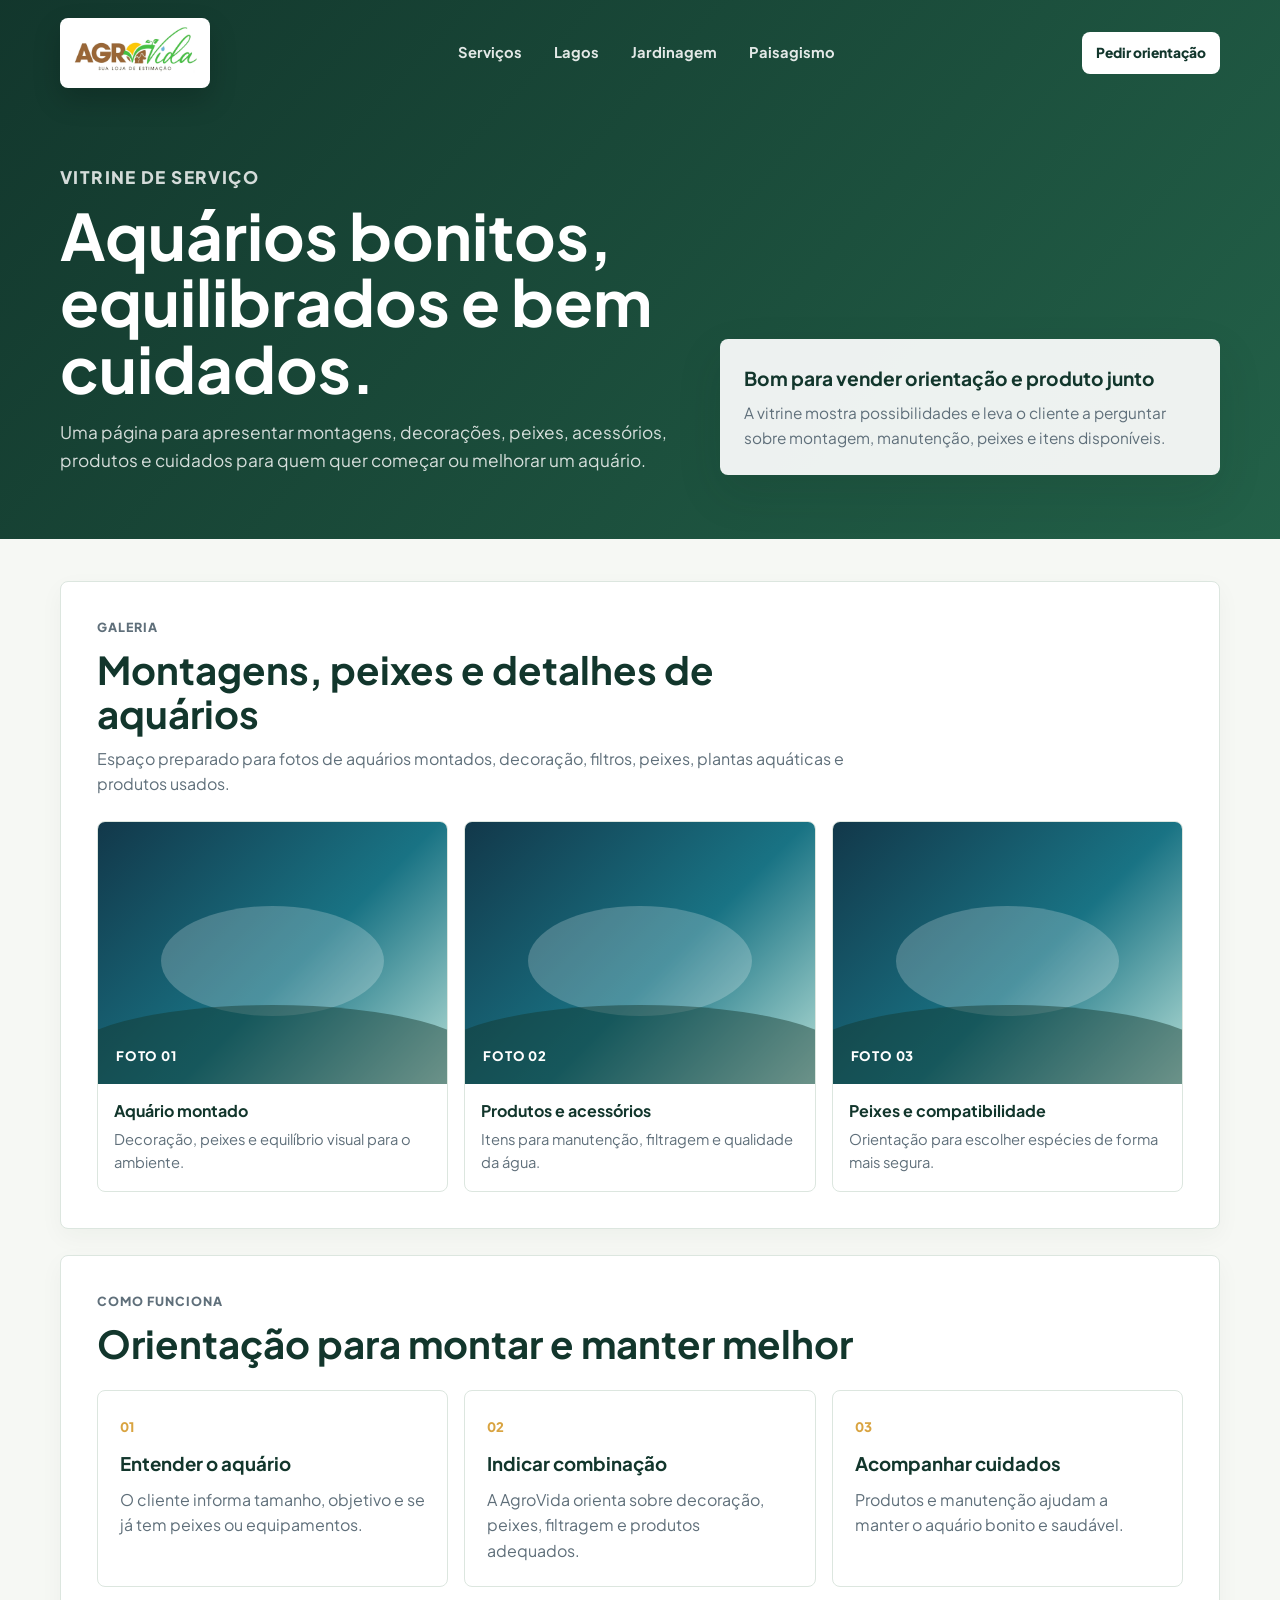
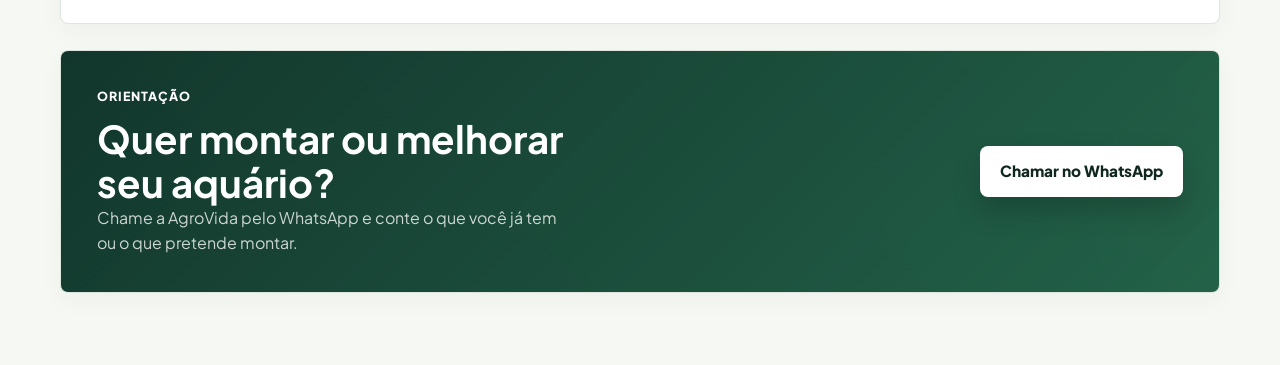
<file: aquarismo.html>
<!DOCTYPE html>
<html lang="pt-BR">
<head>
    <meta charset="UTF-8">
    <meta name="viewport" content="width=device-width, initial-scale=1.0">
    <meta name="description" content="Vitrine de aquarismo da AgroVida em Agudos. Montagem, decoração, manutenção e orientação para aquários.">
    <title>Aquarismo | AgroVida</title>
    <link rel="preconnect" href="https://fonts.googleapis.com">
    <link rel="preconnect" href="https://fonts.gstatic.com" crossorigin>
    <link href="https://fonts.googleapis.com/css2?family=Plus+Jakarta+Sans:wght@400;500;600;700;800&display=swap" rel="stylesheet">
    <link rel="stylesheet" href="style.css">
</head>
<body>
    <header class="portfolio-header">
        <nav class="nav-bar" aria-label="Menu principal">
            <a class="brand" href="index.html" aria-label="Voltar para a página inicial">
                <img src="assets/Logo.jpeg" alt="AgroVida" class="brand-logo">
            </a>
            <div class="nav-links">
                <a href="index.html#servicos">Serviços</a>
                <a href="lago-ornamental.html">Lagos</a>
                <a href="jardinagem.html">Jardinagem</a>
                <a href="paisagismo.html">Paisagismo</a>
            </div>
            <a class="btn btn-small btn-whats-header" href="https://wa.me/5514997787170?text=Ola!%20Vim%20pela%20vitrine%20de%20aquarismo%20da%20AgroVida%20e%20gostaria%20de%20orientacao." target="_blank" rel="noopener noreferrer">
                Pedir orientação
            </a>
        </nav>

        <section class="portfolio-hero efeito-scroll">
            <div>
                <p class="eyebrow">Vitrine de serviço</p>
                <h1>Aquários bonitos, equilibrados e bem cuidados.</h1>
                <p>Uma página para apresentar montagens, decorações, peixes, acessórios, produtos e cuidados para quem quer começar ou melhorar um aquário.</p>
            </div>
            <div class="portfolio-summary">
                <strong>Bom para vender orientação e produto junto</strong>
                <p>A vitrine mostra possibilidades e leva o cliente a perguntar sobre montagem, manutenção, peixes e itens disponíveis.</p>
            </div>
        </section>
    </header>

    <main class="portfolio-main">
        <section class="section efeito-scroll">
            <div class="section-heading">
                <p class="eyebrow">Galeria</p>
                <h2>Montagens, peixes e detalhes de aquários</h2>
                <p>Espaço preparado para fotos de aquários montados, decoração, filtros, peixes, plantas aquáticas e produtos usados.</p>
            </div>

            <div class="photo-grid">
                <!-- Para usar foto real depois: troque o div abaixo por <img src="assets/trabalhos/aquario-01.jpg" alt="Aquário montado pela AgroVida"> -->
                <figure class="photo-card">
                    <div class="photo-placeholder photo-aquario"><span>Foto 01</span></div>
                    <figcaption>
                        <strong>Aquário montado</strong>
                        <p>Decoração, peixes e equilíbrio visual para o ambiente.</p>
                    </figcaption>
                </figure>

                <figure class="photo-card">
                    <div class="photo-placeholder photo-aquario"><span>Foto 02</span></div>
                    <figcaption>
                        <strong>Produtos e acessórios</strong>
                        <p>Itens para manutenção, filtragem e qualidade da água.</p>
                    </figcaption>
                </figure>

                <figure class="photo-card">
                    <div class="photo-placeholder photo-aquario"><span>Foto 03</span></div>
                    <figcaption>
                        <strong>Peixes e compatibilidade</strong>
                        <p>Orientação para escolher espécies de forma mais segura.</p>
                    </figcaption>
                </figure>
            </div>
        </section>

        <section class="section efeito-scroll">
            <div class="section-heading">
                <p class="eyebrow">Como funciona</p>
                <h2>Orientação para montar e manter melhor</h2>
            </div>
            <div class="process-grid">
                <article class="process-card">
                    <span>01</span>
                    <h3>Entender o aquário</h3>
                    <p>O cliente informa tamanho, objetivo e se já tem peixes ou equipamentos.</p>
                </article>
                <article class="process-card">
                    <span>02</span>
                    <h3>Indicar combinação</h3>
                    <p>A AgroVida orienta sobre decoração, peixes, filtragem e produtos adequados.</p>
                </article>
                <article class="process-card">
                    <span>03</span>
                    <h3>Acompanhar cuidados</h3>
                    <p>Produtos e manutenção ajudam a manter o aquário bonito e saudável.</p>
                </article>
            </div>
        </section>

        <section class="section cta-section efeito-scroll">
            <div>
                <p class="eyebrow">Orientação</p>
                <h2>Quer montar ou melhorar seu aquário?</h2>
                <p>Chame a AgroVida pelo WhatsApp e conte o que você já tem ou o que pretende montar.</p>
            </div>
            <a class="btn btn-primary" href="https://wa.me/5514997787170?text=Ola!%20Vim%20pela%20vitrine%20de%20aquarismo%20da%20AgroVida%20e%20gostaria%20de%20orientacao." target="_blank" rel="noopener noreferrer">
                Chamar no WhatsApp
            </a>
        </section>
    </main>

    <script src="assets/js/script.js" defer></script>
</body>
</html>
</file>
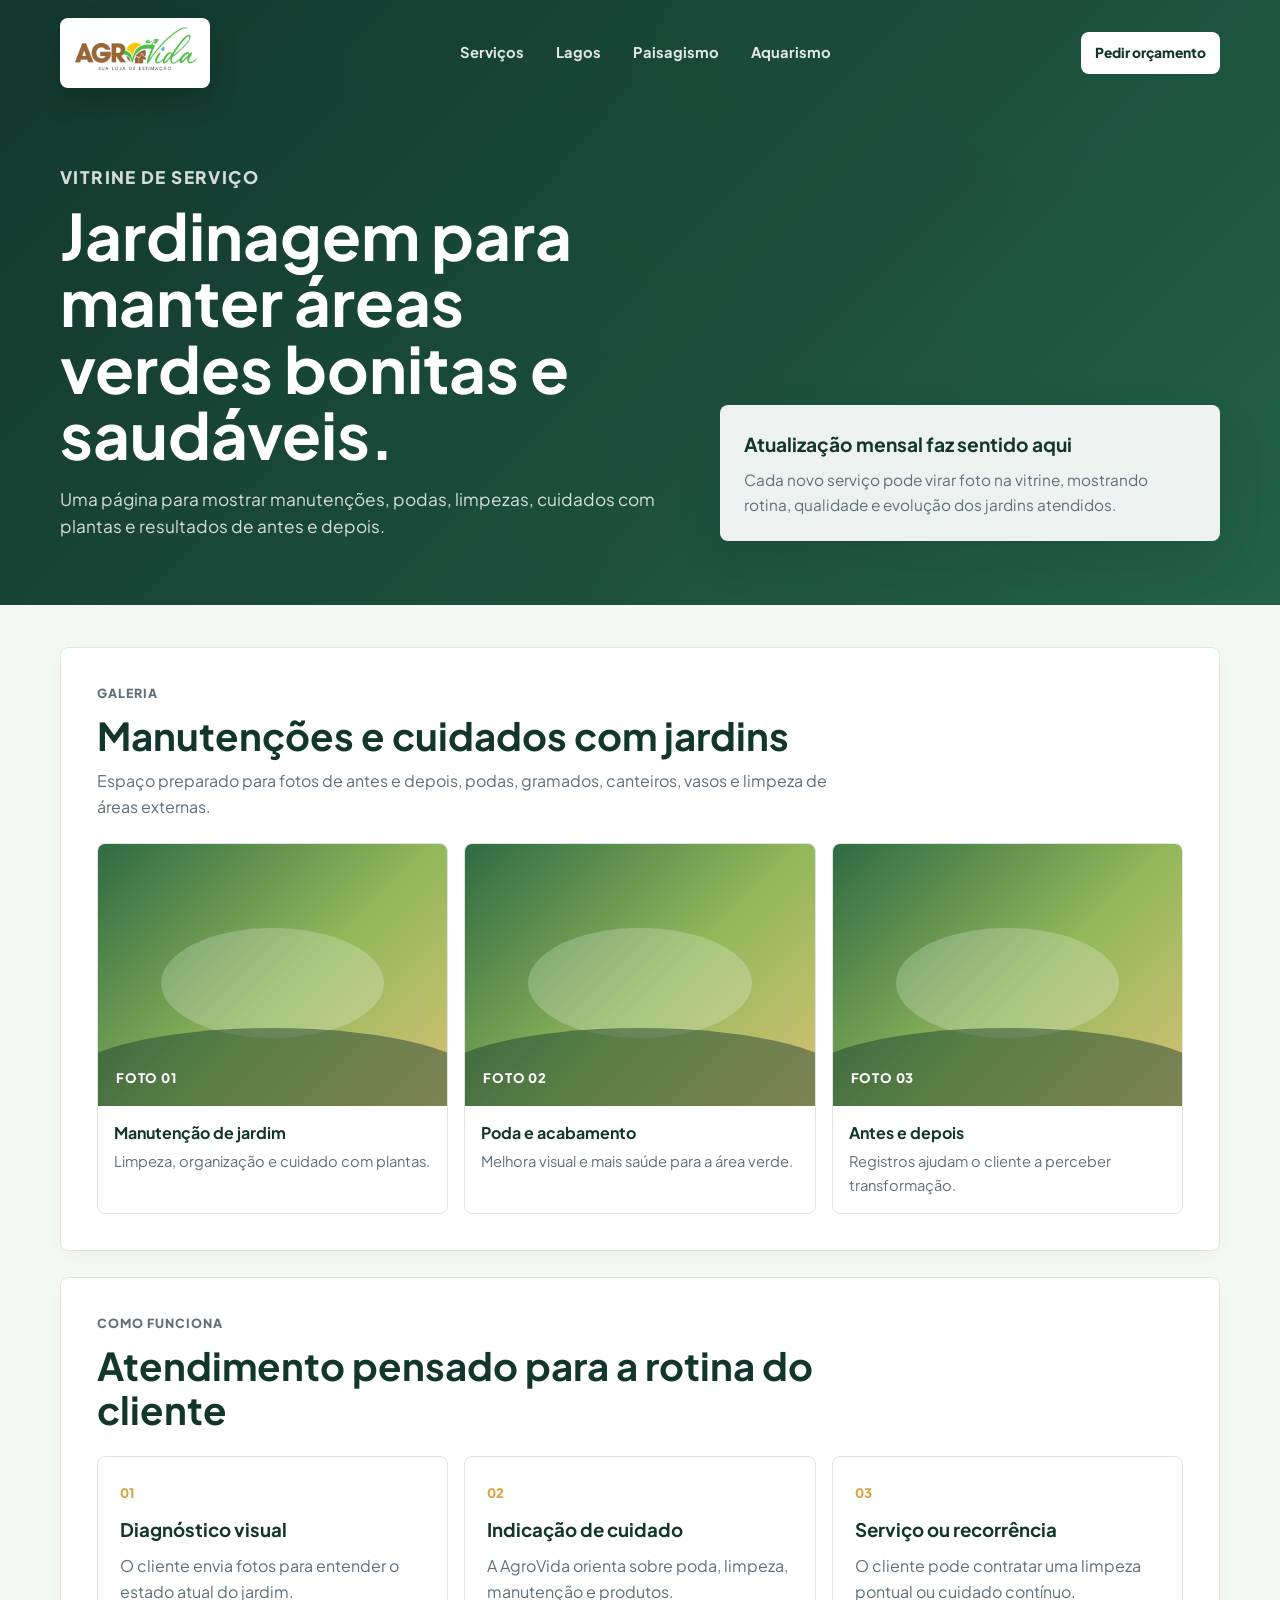
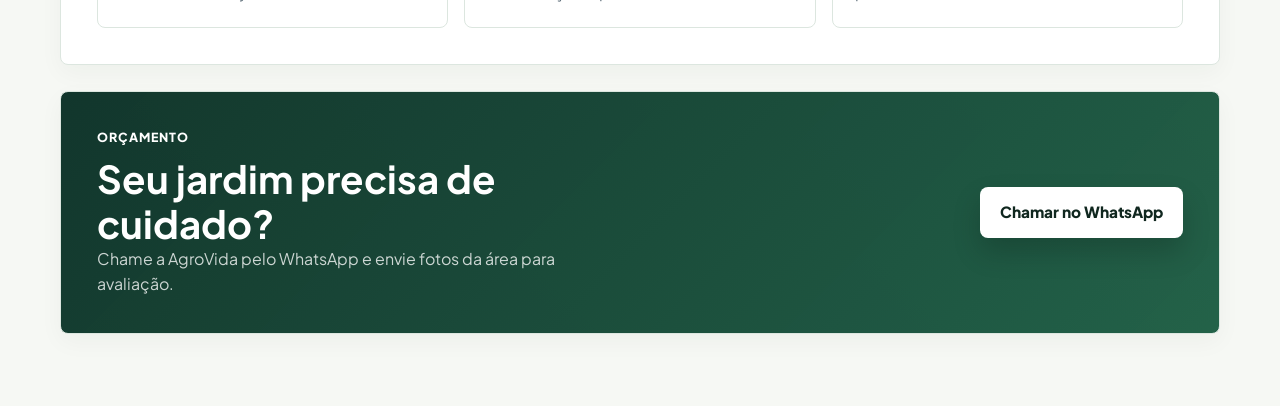
<file: jardinagem.html>
<!DOCTYPE html>
<html lang="pt-BR">
<head>
    <meta charset="UTF-8">
    <meta name="viewport" content="width=device-width, initial-scale=1.0">
    <meta name="description" content="Vitrine de jardinagem da AgroVida em Agudos. Manutenção, poda, limpeza e cuidados com áreas verdes.">
    <title>Jardinagem | AgroVida</title>
    <link rel="preconnect" href="https://fonts.googleapis.com">
    <link rel="preconnect" href="https://fonts.gstatic.com" crossorigin>
    <link href="https://fonts.googleapis.com/css2?family=Plus+Jakarta+Sans:wght@400;500;600;700;800&display=swap" rel="stylesheet">
    <link rel="stylesheet" href="style.css">
</head>
<body>
    <header class="portfolio-header">
        <nav class="nav-bar" aria-label="Menu principal">
            <a class="brand" href="index.html" aria-label="Voltar para a página inicial">
                <img src="assets/Logo.jpeg" alt="AgroVida" class="brand-logo">
            </a>
            <div class="nav-links">
                <a href="index.html#servicos">Serviços</a>
                <a href="lago-ornamental.html">Lagos</a>
                <a href="paisagismo.html">Paisagismo</a>
                <a href="aquarismo.html">Aquarismo</a>
            </div>
            <a class="btn btn-small btn-whats-header" href="https://wa.me/5514997787170?text=Ola!%20Vim%20pela%20vitrine%20de%20jardinagem%20da%20AgroVida%20e%20gostaria%20de%20um%20orcamento." target="_blank" rel="noopener noreferrer">
                Pedir orçamento
            </a>
        </nav>

        <section class="portfolio-hero efeito-scroll">
            <div>
                <p class="eyebrow">Vitrine de serviço</p>
                <h1>Jardinagem para manter áreas verdes bonitas e saudáveis.</h1>
                <p>Uma página para mostrar manutenções, podas, limpezas, cuidados com plantas e resultados de antes e depois.</p>
            </div>
            <div class="portfolio-summary">
                <strong>Atualização mensal faz sentido aqui</strong>
                <p>Cada novo serviço pode virar foto na vitrine, mostrando rotina, qualidade e evolução dos jardins atendidos.</p>
            </div>
        </section>
    </header>

    <main class="portfolio-main">
        <section class="section efeito-scroll">
            <div class="section-heading">
                <p class="eyebrow">Galeria</p>
                <h2>Manutenções e cuidados com jardins</h2>
                <p>Espaço preparado para fotos de antes e depois, podas, gramados, canteiros, vasos e limpeza de áreas externas.</p>
            </div>

            <div class="photo-grid">
                <!-- Para usar foto real depois: troque o div abaixo por <img src="assets/trabalhos/jardim-01.jpg" alt="Jardinagem feita pela AgroVida"> -->
                <figure class="photo-card">
                    <div class="photo-placeholder photo-jardim"><span>Foto 01</span></div>
                    <figcaption>
                        <strong>Manutenção de jardim</strong>
                        <p>Limpeza, organização e cuidado com plantas.</p>
                    </figcaption>
                </figure>

                <figure class="photo-card">
                    <div class="photo-placeholder photo-jardim"><span>Foto 02</span></div>
                    <figcaption>
                        <strong>Poda e acabamento</strong>
                        <p>Melhora visual e mais saúde para a área verde.</p>
                    </figcaption>
                </figure>

                <figure class="photo-card">
                    <div class="photo-placeholder photo-jardim"><span>Foto 03</span></div>
                    <figcaption>
                        <strong>Antes e depois</strong>
                        <p>Registros ajudam o cliente a perceber transformação.</p>
                    </figcaption>
                </figure>
            </div>
        </section>

        <section class="section efeito-scroll">
            <div class="section-heading">
                <p class="eyebrow">Como funciona</p>
                <h2>Atendimento pensado para a rotina do cliente</h2>
            </div>
            <div class="process-grid">
                <article class="process-card">
                    <span>01</span>
                    <h3>Diagnóstico visual</h3>
                    <p>O cliente envia fotos para entender o estado atual do jardim.</p>
                </article>
                <article class="process-card">
                    <span>02</span>
                    <h3>Indicação de cuidado</h3>
                    <p>A AgroVida orienta sobre poda, limpeza, manutenção e produtos.</p>
                </article>
                <article class="process-card">
                    <span>03</span>
                    <h3>Serviço ou recorrência</h3>
                    <p>O cliente pode contratar uma limpeza pontual ou cuidado contínuo.</p>
                </article>
            </div>
        </section>

        <section class="section cta-section efeito-scroll">
            <div>
                <p class="eyebrow">Orçamento</p>
                <h2>Seu jardim precisa de cuidado?</h2>
                <p>Chame a AgroVida pelo WhatsApp e envie fotos da área para avaliação.</p>
            </div>
            <a class="btn btn-primary" href="https://wa.me/5514997787170?text=Ola!%20Vim%20pela%20vitrine%20de%20jardinagem%20da%20AgroVida%20e%20gostaria%20de%20um%20orcamento." target="_blank" rel="noopener noreferrer">
                Chamar no WhatsApp
            </a>
        </section>
    </main>

    <script src="assets/js/script.js" defer></script>
</body>
</html>
</file>
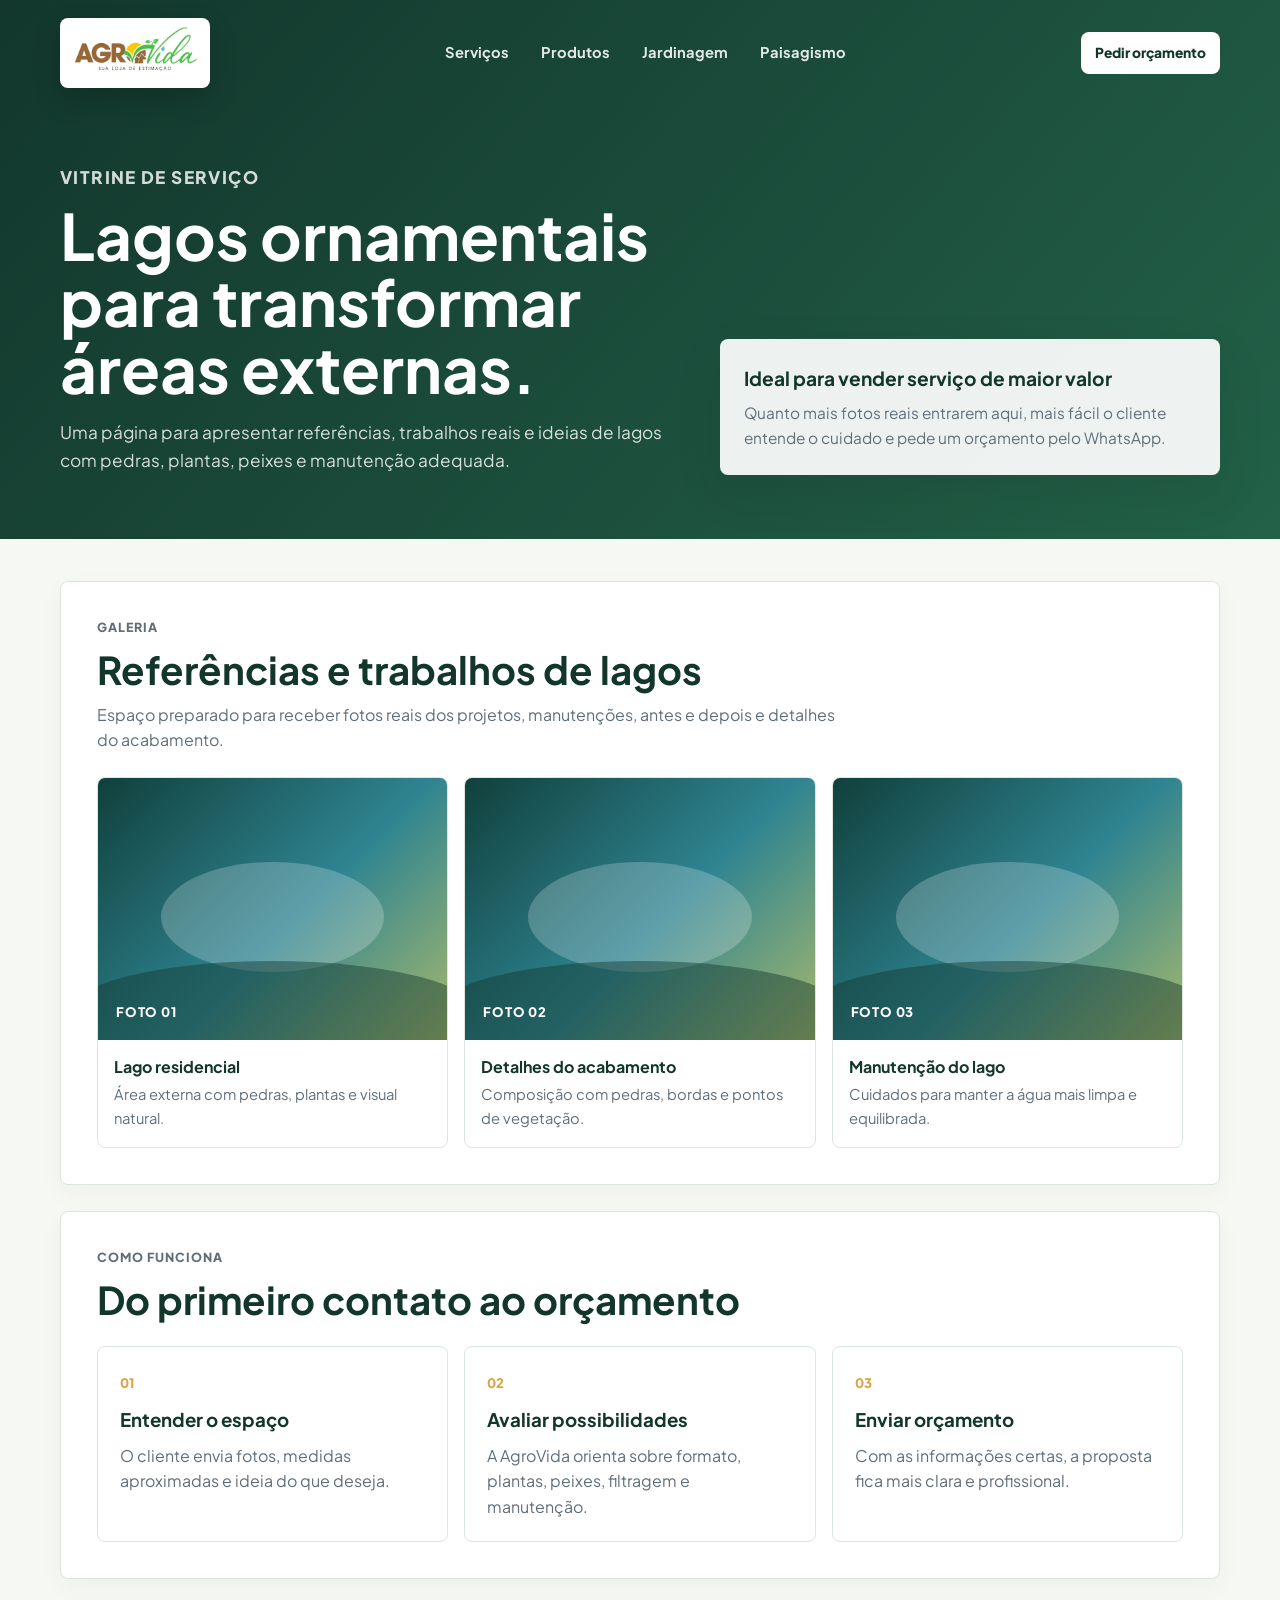
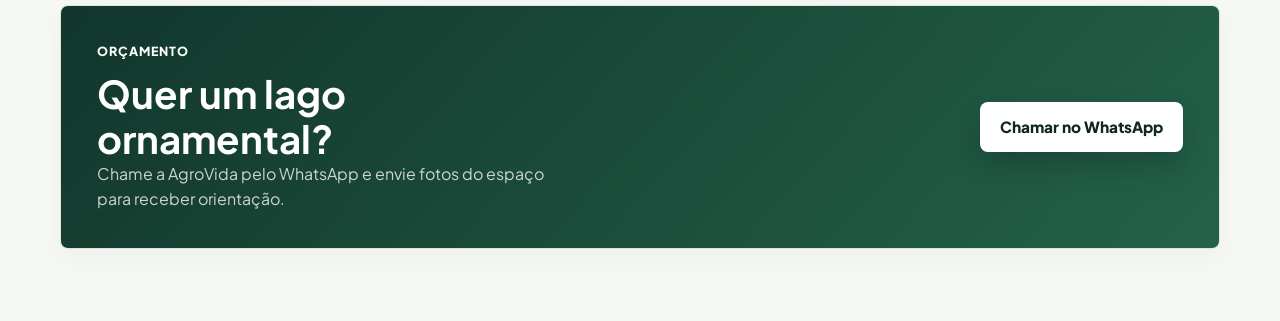
<file: lago-ornamental.html>
<!DOCTYPE html>
<html lang="pt-BR">
<head>
    <meta charset="UTF-8">
    <meta name="viewport" content="width=device-width, initial-scale=1.0">
    <meta name="description" content="Vitrine de lagos ornamentais da AgroVida em Agudos. Ideias, cuidados e orçamento pelo WhatsApp.">
    <title>Lagos Ornamentais | AgroVida</title>
    <link rel="preconnect" href="https://fonts.googleapis.com">
    <link rel="preconnect" href="https://fonts.gstatic.com" crossorigin>
    <link href="https://fonts.googleapis.com/css2?family=Plus+Jakarta+Sans:wght@400;500;600;700;800&display=swap" rel="stylesheet">
    <link rel="stylesheet" href="style.css">
</head>
<body>
    <header class="portfolio-header">
        <nav class="nav-bar" aria-label="Menu principal">
            <a class="brand" href="index.html" aria-label="Voltar para a página inicial">
                <img src="assets/Logo.jpeg" alt="AgroVida" class="brand-logo">
            </a>
            <div class="nav-links">
                <a href="index.html#servicos">Serviços</a>
                <a href="index.html#produtos">Produtos</a>
                <a href="jardinagem.html">Jardinagem</a>
                <a href="paisagismo.html">Paisagismo</a>
            </div>
            <a class="btn btn-small btn-whats-header" href="https://wa.me/5514997787170?text=Ola!%20Vim%20pela%20vitrine%20de%20lagos%20ornamentais%20da%20AgroVida%20e%20gostaria%20de%20um%20orcamento." target="_blank" rel="noopener noreferrer">
                Pedir orçamento
            </a>
        </nav>

        <section class="portfolio-hero efeito-scroll">
            <div>
                <p class="eyebrow">Vitrine de serviço</p>
                <h1>Lagos ornamentais para transformar áreas externas.</h1>
                <p>Uma página para apresentar referências, trabalhos reais e ideias de lagos com pedras, plantas, peixes e manutenção adequada.</p>
            </div>
            <div class="portfolio-summary">
                <strong>Ideal para vender serviço de maior valor</strong>
                <p>Quanto mais fotos reais entrarem aqui, mais fácil o cliente entende o cuidado e pede um orçamento pelo WhatsApp.</p>
            </div>
        </section>
    </header>

    <main class="portfolio-main">
        <section class="section efeito-scroll">
            <div class="section-heading">
                <p class="eyebrow">Galeria</p>
                <h2>Referências e trabalhos de lagos</h2>
                <p>Espaço preparado para receber fotos reais dos projetos, manutenções, antes e depois e detalhes do acabamento.</p>
            </div>

            <div class="photo-grid">
                <!-- Para usar foto real depois: troque o div abaixo por <img src="assets/trabalhos/lago-01.jpg" alt="Lago ornamental feito pela AgroVida"> -->
                <figure class="photo-card">
                    <div class="photo-placeholder photo-lago"><span>Foto 01</span></div>
                    <figcaption>
                        <strong>Lago residencial</strong>
                        <p>Área externa com pedras, plantas e visual natural.</p>
                    </figcaption>
                </figure>

                <figure class="photo-card">
                    <div class="photo-placeholder photo-lago"><span>Foto 02</span></div>
                    <figcaption>
                        <strong>Detalhes do acabamento</strong>
                        <p>Composição com pedras, bordas e pontos de vegetação.</p>
                    </figcaption>
                </figure>

                <figure class="photo-card">
                    <div class="photo-placeholder photo-lago"><span>Foto 03</span></div>
                    <figcaption>
                        <strong>Manutenção do lago</strong>
                        <p>Cuidados para manter a água mais limpa e equilibrada.</p>
                    </figcaption>
                </figure>
            </div>
        </section>

        <section class="section efeito-scroll">
            <div class="section-heading">
                <p class="eyebrow">Como funciona</p>
                <h2>Do primeiro contato ao orçamento</h2>
            </div>
            <div class="process-grid">
                <article class="process-card">
                    <span>01</span>
                    <h3>Entender o espaço</h3>
                    <p>O cliente envia fotos, medidas aproximadas e ideia do que deseja.</p>
                </article>
                <article class="process-card">
                    <span>02</span>
                    <h3>Avaliar possibilidades</h3>
                    <p>A AgroVida orienta sobre formato, plantas, peixes, filtragem e manutenção.</p>
                </article>
                <article class="process-card">
                    <span>03</span>
                    <h3>Enviar orçamento</h3>
                    <p>Com as informações certas, a proposta fica mais clara e profissional.</p>
                </article>
            </div>
        </section>

        <section class="section cta-section efeito-scroll">
            <div>
                <p class="eyebrow">Orçamento</p>
                <h2>Quer um lago ornamental?</h2>
                <p>Chame a AgroVida pelo WhatsApp e envie fotos do espaço para receber orientação.</p>
            </div>
            <a class="btn btn-primary" href="https://wa.me/5514997787170?text=Ola!%20Vim%20pela%20vitrine%20de%20lagos%20ornamentais%20da%20AgroVida%20e%20gostaria%20de%20um%20orcamento." target="_blank" rel="noopener noreferrer">
                Chamar no WhatsApp
            </a>
        </section>
    </main>

    <script src="assets/js/script.js" defer></script>
</body>
</html>
</file>
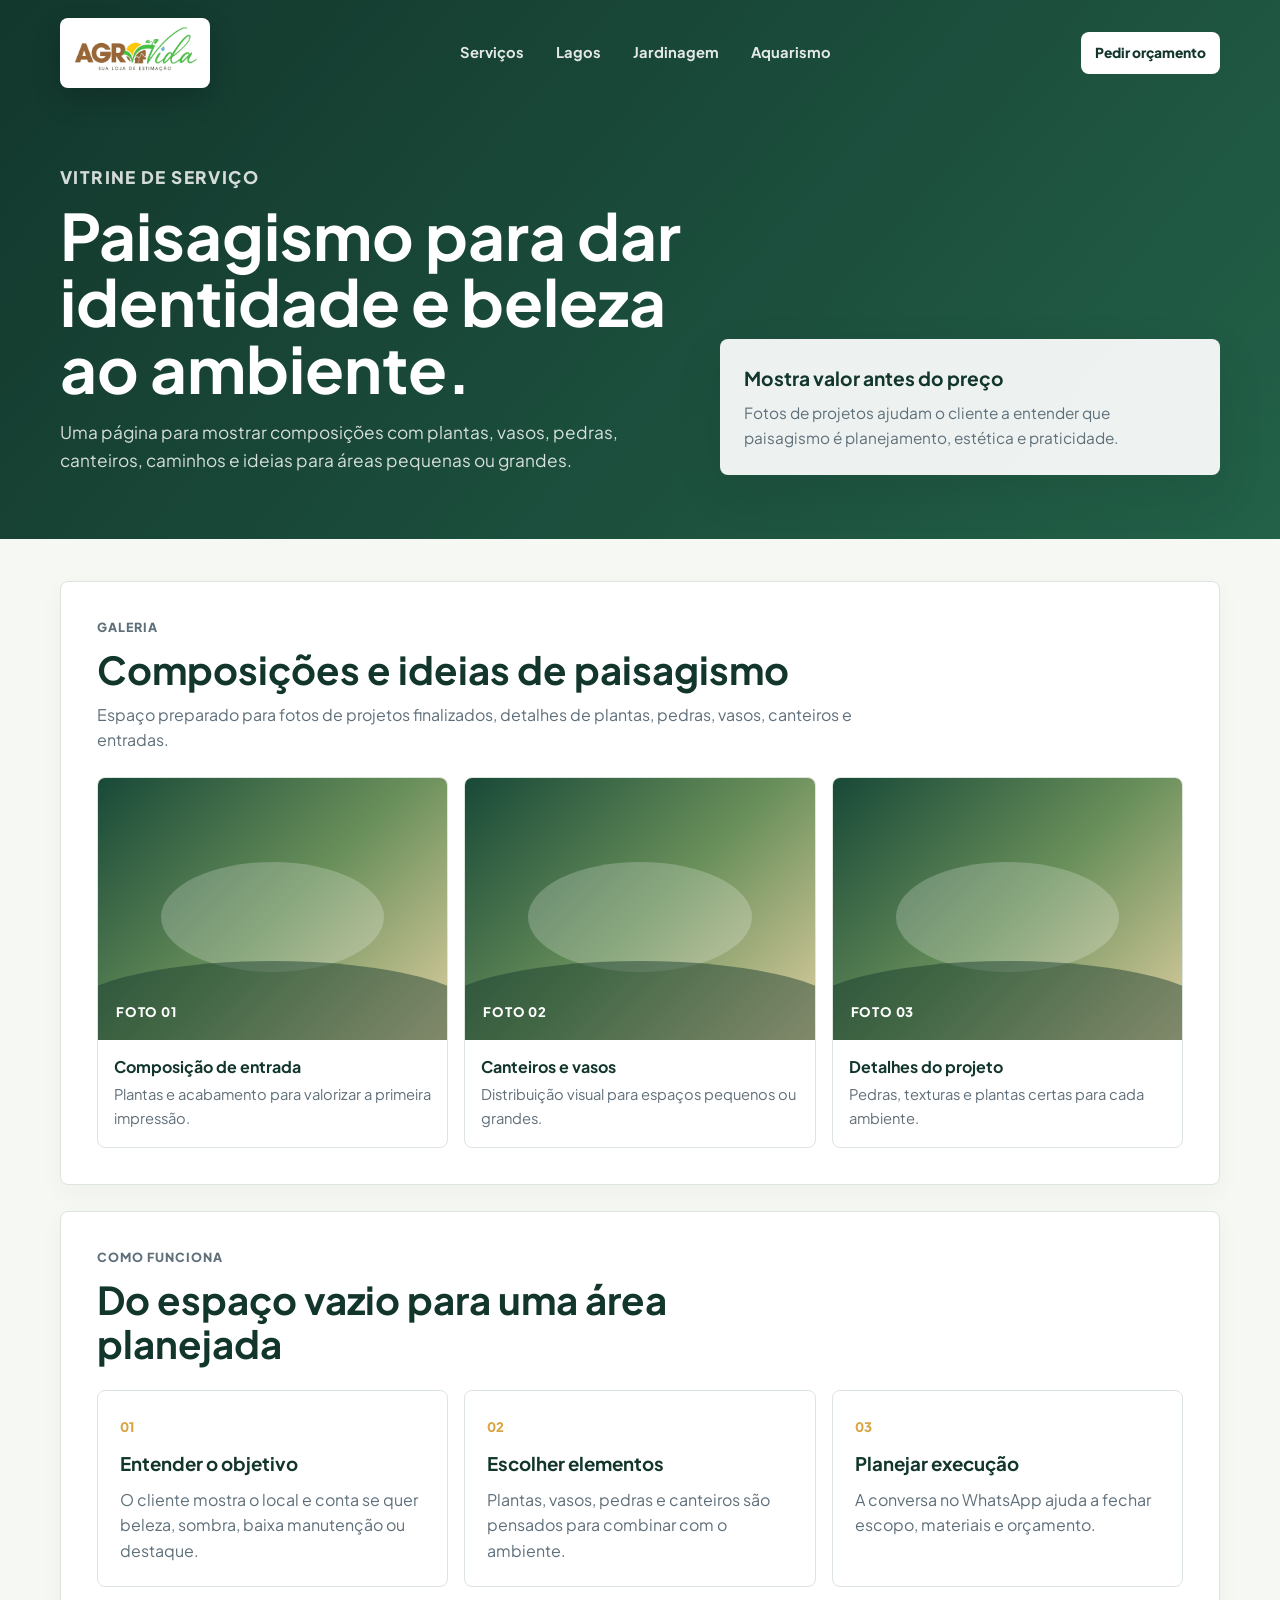
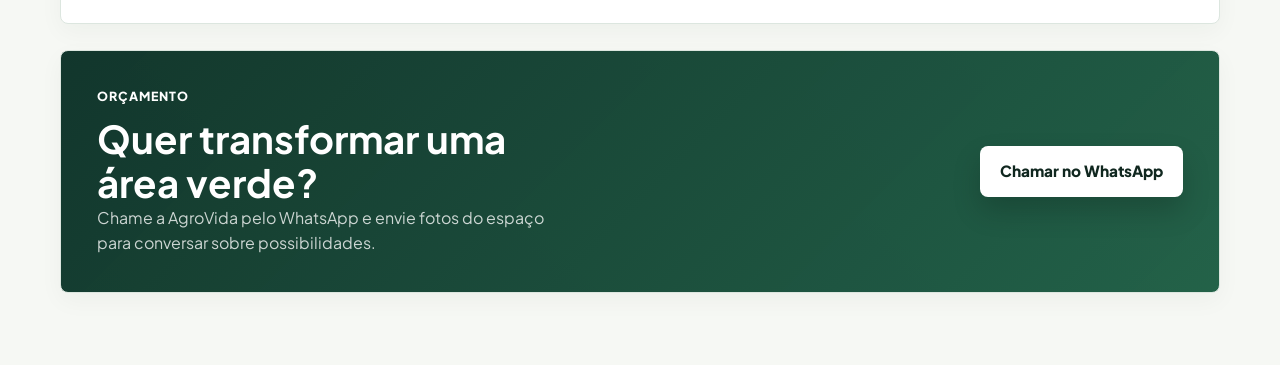
<file: paisagismo.html>
<!DOCTYPE html>
<html lang="pt-BR">
<head>
    <meta charset="UTF-8">
    <meta name="viewport" content="width=device-width, initial-scale=1.0">
    <meta name="description" content="Vitrine de paisagismo da AgroVida em Agudos. Ideias para áreas verdes, plantas, vasos, pedras e canteiros.">
    <title>Paisagismo | AgroVida</title>
    <link rel="preconnect" href="https://fonts.googleapis.com">
    <link rel="preconnect" href="https://fonts.gstatic.com" crossorigin>
    <link href="https://fonts.googleapis.com/css2?family=Plus+Jakarta+Sans:wght@400;500;600;700;800&display=swap" rel="stylesheet">
    <link rel="stylesheet" href="style.css">
</head>
<body>
    <header class="portfolio-header">
        <nav class="nav-bar" aria-label="Menu principal">
            <a class="brand" href="index.html" aria-label="Voltar para a página inicial">
                <img src="assets/Logo.jpeg" alt="AgroVida" class="brand-logo">
            </a>
            <div class="nav-links">
                <a href="index.html#servicos">Serviços</a>
                <a href="lago-ornamental.html">Lagos</a>
                <a href="jardinagem.html">Jardinagem</a>
                <a href="aquarismo.html">Aquarismo</a>
            </div>
            <a class="btn btn-small btn-whats-header" href="https://wa.me/5514997787170?text=Ola!%20Vim%20pela%20vitrine%20de%20paisagismo%20da%20AgroVida%20e%20gostaria%20de%20um%20orcamento." target="_blank" rel="noopener noreferrer">
                Pedir orçamento
            </a>
        </nav>

        <section class="portfolio-hero efeito-scroll">
            <div>
                <p class="eyebrow">Vitrine de serviço</p>
                <h1>Paisagismo para dar identidade e beleza ao ambiente.</h1>
                <p>Uma página para mostrar composições com plantas, vasos, pedras, canteiros, caminhos e ideias para áreas pequenas ou grandes.</p>
            </div>
            <div class="portfolio-summary">
                <strong>Mostra valor antes do preço</strong>
                <p>Fotos de projetos ajudam o cliente a entender que paisagismo é planejamento, estética e praticidade.</p>
            </div>
        </section>
    </header>

    <main class="portfolio-main">
        <section class="section efeito-scroll">
            <div class="section-heading">
                <p class="eyebrow">Galeria</p>
                <h2>Composições e ideias de paisagismo</h2>
                <p>Espaço preparado para fotos de projetos finalizados, detalhes de plantas, pedras, vasos, canteiros e entradas.</p>
            </div>

            <div class="photo-grid">
                <!-- Para usar foto real depois: troque o div abaixo por <img src="assets/trabalhos/paisagismo-01.jpg" alt="Paisagismo feito pela AgroVida"> -->
                <figure class="photo-card">
                    <div class="photo-placeholder photo-paisagismo"><span>Foto 01</span></div>
                    <figcaption>
                        <strong>Composição de entrada</strong>
                        <p>Plantas e acabamento para valorizar a primeira impressão.</p>
                    </figcaption>
                </figure>

                <figure class="photo-card">
                    <div class="photo-placeholder photo-paisagismo"><span>Foto 02</span></div>
                    <figcaption>
                        <strong>Canteiros e vasos</strong>
                        <p>Distribuição visual para espaços pequenos ou grandes.</p>
                    </figcaption>
                </figure>

                <figure class="photo-card">
                    <div class="photo-placeholder photo-paisagismo"><span>Foto 03</span></div>
                    <figcaption>
                        <strong>Detalhes do projeto</strong>
                        <p>Pedras, texturas e plantas certas para cada ambiente.</p>
                    </figcaption>
                </figure>
            </div>
        </section>

        <section class="section efeito-scroll">
            <div class="section-heading">
                <p class="eyebrow">Como funciona</p>
                <h2>Do espaço vazio para uma área planejada</h2>
            </div>
            <div class="process-grid">
                <article class="process-card">
                    <span>01</span>
                    <h3>Entender o objetivo</h3>
                    <p>O cliente mostra o local e conta se quer beleza, sombra, baixa manutenção ou destaque.</p>
                </article>
                <article class="process-card">
                    <span>02</span>
                    <h3>Escolher elementos</h3>
                    <p>Plantas, vasos, pedras e canteiros são pensados para combinar com o ambiente.</p>
                </article>
                <article class="process-card">
                    <span>03</span>
                    <h3>Planejar execução</h3>
                    <p>A conversa no WhatsApp ajuda a fechar escopo, materiais e orçamento.</p>
                </article>
            </div>
        </section>

        <section class="section cta-section efeito-scroll">
            <div>
                <p class="eyebrow">Orçamento</p>
                <h2>Quer transformar uma área verde?</h2>
                <p>Chame a AgroVida pelo WhatsApp e envie fotos do espaço para conversar sobre possibilidades.</p>
            </div>
            <a class="btn btn-primary" href="https://wa.me/5514997787170?text=Ola!%20Vim%20pela%20vitrine%20de%20paisagismo%20da%20AgroVida%20e%20gostaria%20de%20um%20orcamento." target="_blank" rel="noopener noreferrer">
                Chamar no WhatsApp
            </a>
        </section>
    </main>

    <script src="assets/js/script.js" defer></script>
</body>
</html>
</file>
<file: style.css>
* {
    box-sizing: border-box;
    margin: 0;
    padding: 0;
}

:root {
    --green-900: #12362c;
    --green-800: #184938;
    --green-700: #236249;
    --green-100: #e8f3ee;
    --yellow-500: #d9a441;
    --blue-100: #e9f3f5;
    --ink: #1f2933;
    --muted: #5f6f7a;
    --line: #dce6df;
    --paper: #ffffff;
    --soft: #f6f8f4;
    --shadow: 0 18px 45px rgba(20, 42, 32, 0.12);
}

html {
    scroll-behavior: smooth;
}

body {
    min-height: 100vh;
    font-family: "Plus Jakarta Sans", Arial, sans-serif;
    color: var(--ink);
    background: var(--soft);
    line-height: 1.6;
    overflow-x: hidden;
}

img {
    display: block;
    max-width: 100%;
}

a {
    color: inherit;
}

button,
a {
    -webkit-tap-highlight-color: transparent;
}

.site-header {
    color: #ffffff;
    background:
        linear-gradient(135deg, rgba(18, 54, 44, 0.96), rgba(35, 98, 73, 0.92)),
        radial-gradient(circle at 85% 25%, rgba(217, 164, 65, 0.32), transparent 28%),
        linear-gradient(45deg, #12362c, #236249);
    padding: 18px 24px 56px;
}

.nav-bar {
    width: min(1160px, 100%);
    margin: 0 auto;
    display: flex;
    align-items: center;
    justify-content: space-between;
    gap: 24px;
}

.brand {
    display: inline-flex;
    align-items: center;
    text-decoration: none;
}

.brand-logo {
    width: 150px;
    height: 70px;
    object-fit: contain;
    border-radius: 8px;
    background: #ffffff;
    padding: 6px;
    box-shadow: 0 12px 28px rgba(0, 0, 0, 0.18);
}

.nav-links {
    display: flex;
    align-items: center;
    justify-content: center;
    flex-wrap: wrap;
    gap: 8px;
}

.nav-links a {
    color: rgba(255, 255, 255, 0.88);
    text-decoration: none;
    font-size: 0.92rem;
    font-weight: 700;
    padding: 10px 12px;
    border-radius: 8px;
    transition: background-color 0.2s ease, color 0.2s ease;
}

.nav-links a:hover {
    color: #ffffff;
    background: rgba(255, 255, 255, 0.12);
}

.hero {
    width: min(1160px, 100%);
    margin: 56px auto 0;
    display: grid;
    grid-template-columns: minmax(0, 1.15fr) minmax(300px, 0.85fr);
    align-items: center;
    gap: 36px;
}

.hero-content {
    max-width: 760px;
}

.eyebrow {
    color: var(--yellow-500);
    font-size: 0.78rem;
    font-weight: 800;
    letter-spacing: 0.08em;
    text-transform: uppercase;
    margin-bottom: 10px;
}

.hero h1 {
    font-size: clamp(2.2rem, 6vw, 4.9rem);
    line-height: 1.02;
    letter-spacing: 0;
    max-width: 880px;
}

.hero-copy {
    max-width: 690px;
    margin-top: 22px;
    color: rgba(255, 255, 255, 0.82);
    font-size: 1.12rem;
}

.hero-actions {
    display: flex;
    flex-wrap: wrap;
    gap: 12px;
    margin-top: 30px;
}

.btn {
    display: inline-flex;
    align-items: center;
    justify-content: center;
    min-height: 48px;
    padding: 13px 20px;
    border: 0;
    border-radius: 8px;
    font-family: inherit;
    font-size: 0.96rem;
    font-weight: 800;
    text-decoration: none;
    cursor: pointer;
    transition: transform 0.2s ease, box-shadow 0.2s ease, background-color 0.2s ease;
}

.btn:hover,
.btn-orcamento:hover,
.product-pill:hover,
.card-link:hover {
    transform: translateY(-2px);
}

.btn-primary {
    color: #10271f;
    background: #ffffff;
    box-shadow: 0 14px 28px rgba(0, 0, 0, 0.18);
}

.btn-primary:hover {
    background: #f1f7f3;
}

.btn-secondary {
    color: #ffffff;
    background: rgba(255, 255, 255, 0.12);
    border: 1px solid rgba(255, 255, 255, 0.22);
}

.btn-small {
    min-height: 42px;
    padding: 10px 14px;
    font-size: 0.86rem;
}

.btn-whats-header {
    color: #12362c;
    background: #ffffff;
    white-space: nowrap;
}

.trust-row {
    display: flex;
    flex-wrap: wrap;
    gap: 10px;
    margin-top: 28px;
}

.trust-row span {
    color: rgba(255, 255, 255, 0.88);
    background: rgba(255, 255, 255, 0.1);
    border: 1px solid rgba(255, 255, 255, 0.16);
    border-radius: 8px;
    padding: 8px 10px;
    font-size: 0.86rem;
    font-weight: 700;
}

.hero-panel {
    min-height: 420px;
    display: grid;
    align-content: end;
    gap: 24px;
    padding: 28px;
    border-radius: 8px;
    background:
        linear-gradient(180deg, rgba(255, 255, 255, 0.9), rgba(232, 243, 238, 0.96)),
        repeating-linear-gradient(135deg, rgba(35, 98, 73, 0.08) 0 12px, rgba(217, 164, 65, 0.1) 12px 24px);
    color: var(--ink);
    box-shadow: var(--shadow);
}

.hero-logo {
    width: min(310px, 100%);
    justify-self: center;
    border-radius: 8px;
    box-shadow: 0 16px 38px rgba(18, 54, 44, 0.18);
}

.hero-panel strong {
    display: block;
    color: var(--green-900);
    font-size: 1.35rem;
    line-height: 1.2;
    margin-bottom: 8px;
}

.hero-panel p {
    color: var(--muted);
}

main {
    width: min(1160px, calc(100% - 36px));
    margin: 52px auto 72px;
}

.section {
    margin-bottom: 26px;
    padding: 36px;
    border: 1px solid var(--line);
    border-radius: 8px;
    background: var(--paper);
    box-shadow: 0 8px 24px rgba(20, 42, 32, 0.04);
}

.intro,
.split-section,
.cta-section {
    display: grid;
    grid-template-columns: minmax(0, 0.9fr) minmax(0, 1.1fr);
    gap: 32px;
    align-items: center;
}

h2 {
    color: var(--green-900);
    font-size: clamp(1.65rem, 3vw, 2.5rem);
    line-height: 1.15;
    letter-spacing: 0;
}

.section > p,
.section-heading p,
.intro > p,
.split-section p,
.cta-section p {
    color: var(--muted);
}

.section-heading {
    max-width: 760px;
    margin-bottom: 24px;
}

.section-heading h2 {
    margin-bottom: 10px;
}

.cards-grid {
    display: grid;
    gap: 16px;
}

.cards-3 {
    grid-template-columns: repeat(4, minmax(0, 1fr));
}

.card {
    min-height: 270px;
    display: flex;
    flex-direction: column;
    align-items: flex-start;
    padding: 24px;
    border: 1px solid var(--line);
    border-radius: 8px;
    background: linear-gradient(180deg, #ffffff, #f8fbf9);
}

.service-card {
    overflow: hidden;
    padding-top: 0;
}

.service-thumb {
    width: calc(100% + 48px);
    height: 128px;
    margin: 0 -24px 20px;
    position: relative;
    overflow: hidden;
    background: var(--green-100);
}

.service-thumb::before,
.service-thumb::after,
.showcase-media::before,
.showcase-media::after {
    content: "";
    position: absolute;
    pointer-events: none;
}

.thumb-lago {
    background:
        radial-gradient(circle at 32% 62%, rgba(27, 128, 128, 0.92) 0 22%, transparent 23%),
        radial-gradient(circle at 70% 58%, rgba(77, 156, 102, 0.74) 0 18%, transparent 19%),
        linear-gradient(135deg, #16463f 0%, #2a7652 48%, #87b46a 100%);
}

.thumb-lago::before {
    width: 88px;
    height: 34px;
    left: 28px;
    bottom: 22px;
    border-radius: 50%;
    background: rgba(153, 219, 217, 0.82);
    box-shadow: 72px -10px 0 rgba(208, 221, 154, 0.66);
}

.thumb-jardim {
    background:
        repeating-linear-gradient(90deg, rgba(255, 255, 255, 0.12) 0 10px, transparent 10px 28px),
        linear-gradient(135deg, #3f7f55 0%, #8db85e 52%, #d9c27d 100%);
}

.thumb-jardim::before {
    width: 180px;
    height: 70px;
    right: -24px;
    bottom: -16px;
    border-radius: 80px 0 0 0;
    background: rgba(30, 87, 53, 0.72);
}

.thumb-paisagismo {
    background:
        linear-gradient(150deg, rgba(217, 164, 65, 0.85) 0 16%, transparent 17%),
        radial-gradient(circle at 72% 28%, rgba(255, 255, 255, 0.44) 0 10%, transparent 11%),
        linear-gradient(135deg, #1f5c46 0%, #a6b96b 50%, #e0d4aa 100%);
}

.thumb-paisagismo::before {
    width: 64px;
    height: 64px;
    left: 28px;
    bottom: 20px;
    border-radius: 50%;
    background: rgba(18, 54, 44, 0.82);
    box-shadow: 74px -10px 0 rgba(64, 124, 76, 0.8), 150px 8px 0 rgba(225, 231, 181, 0.8);
}

.thumb-aquario {
    background:
        radial-gradient(circle at 68% 42%, rgba(241, 194, 93, 0.84) 0 8%, transparent 9%),
        radial-gradient(circle at 36% 58%, rgba(126, 213, 222, 0.72) 0 18%, transparent 19%),
        linear-gradient(135deg, #144357 0%, #227589 54%, #9fd6d6 100%);
}

.thumb-aquario::before {
    width: 210px;
    height: 34px;
    left: 24px;
    bottom: 18px;
    border-radius: 50%;
    background: rgba(242, 224, 163, 0.72);
}

.card-icon {
    display: inline-flex;
    align-items: center;
    justify-content: center;
    width: 42px;
    height: 42px;
    margin-bottom: 18px;
    border-radius: 50%;
    color: var(--green-900);
    background: var(--green-100);
    font-weight: 800;
    font-size: 0.82rem;
}

.card h3 {
    color: var(--green-900);
    font-size: 1.18rem;
    line-height: 1.25;
    margin-bottom: 10px;
}

.card p {
    color: var(--muted);
    font-size: 0.95rem;
    margin-bottom: 20px;
}

.card-link {
    margin-top: auto;
    width: 100%;
    min-height: 46px;
    display: inline-flex;
    align-items: center;
    justify-content: center;
    padding: 12px 16px;
    border-radius: 8px;
    color: var(--green-900);
    background: var(--green-100);
    font-size: 0.92rem;
    font-weight: 800;
    text-decoration: none;
    transition: transform 0.2s ease, background-color 0.2s ease;
}

.card-link:hover {
    background: #dceee5;
}

.showcase-link {
    margin-bottom: 10px;
}

.btn-orcamento {
    margin-top: auto;
    width: 100%;
    min-height: 46px;
    padding: 12px 16px;
    border: 0;
    border-radius: 8px;
    color: #ffffff;
    background: var(--green-800);
    font-family: inherit;
    font-size: 0.92rem;
    font-weight: 800;
    cursor: pointer;
    transition: transform 0.2s ease, background-color 0.2s ease, box-shadow 0.2s ease;
}

.btn-orcamento:hover {
    background: var(--green-700);
    box-shadow: 0 12px 22px rgba(35, 98, 73, 0.18);
}

.showcase-section {
    background:
        linear-gradient(180deg, #ffffff, #f7fbf8);
}

.showcase-list {
    display: grid;
    gap: 18px;
}

.showcase-item {
    display: grid;
    grid-template-columns: minmax(280px, 0.9fr) minmax(0, 1.1fr);
    gap: 0;
    overflow: hidden;
    border: 1px solid var(--line);
    border-radius: 8px;
    background: #ffffff;
}

.showcase-item.reverse {
    grid-template-columns: minmax(0, 1.1fr) minmax(280px, 0.9fr);
}

.showcase-item.reverse .showcase-media {
    order: 2;
}

.showcase-media {
    min-height: 360px;
    position: relative;
    display: flex;
    align-items: flex-end;
    padding: 24px;
    overflow: hidden;
    isolation: isolate;
}

.showcase-media span {
    position: relative;
    z-index: 2;
    display: inline-flex;
    padding: 9px 12px;
    border-radius: 8px;
    color: #ffffff;
    background: rgba(18, 54, 44, 0.72);
    font-size: 0.85rem;
    font-weight: 800;
}

.visual-lago {
    background:
        radial-gradient(circle at 45% 58%, rgba(64, 172, 183, 0.92) 0 24%, transparent 25%),
        radial-gradient(circle at 64% 63%, rgba(111, 181, 123, 0.78) 0 17%, transparent 18%),
        linear-gradient(145deg, #12362c 0%, #2c7652 48%, #c6c477 100%);
}

.visual-lago::before {
    width: 280px;
    height: 112px;
    left: 42px;
    bottom: 58px;
    border-radius: 50%;
    background: linear-gradient(135deg, rgba(127, 224, 231, 0.95), rgba(29, 112, 128, 0.78));
    box-shadow: 120px -36px 0 rgba(223, 228, 158, 0.45), -42px -50px 0 rgba(27, 72, 50, 0.42);
    transform: rotate(-8deg);
}

.visual-lago::after {
    width: 220px;
    height: 44px;
    right: -24px;
    bottom: 24px;
    border-radius: 80px 0 0 0;
    background: rgba(18, 54, 44, 0.58);
}

.visual-jardim {
    background:
        repeating-linear-gradient(90deg, rgba(255, 255, 255, 0.11) 0 18px, transparent 18px 52px),
        linear-gradient(145deg, #276345 0%, #85af58 48%, #d7c179 100%);
}

.visual-jardim::before {
    width: 340px;
    height: 130px;
    right: -50px;
    bottom: -34px;
    border-radius: 140px 0 0 0;
    background: rgba(17, 69, 43, 0.72);
    box-shadow: -174px -62px 0 rgba(77, 139, 73, 0.62);
}

.visual-jardim::after {
    width: 92px;
    height: 92px;
    left: 52px;
    top: 58px;
    border-radius: 50%;
    background: rgba(232, 242, 199, 0.62);
    box-shadow: 82px 36px 0 rgba(33, 99, 57, 0.42), 172px -18px 0 rgba(255, 255, 255, 0.28);
}

.visual-paisagismo {
    background:
        linear-gradient(150deg, rgba(217, 164, 65, 0.88) 0 13%, transparent 14%),
        radial-gradient(circle at 72% 24%, rgba(255, 255, 255, 0.36) 0 8%, transparent 9%),
        linear-gradient(135deg, #184938 0%, #668d58 48%, #ddd0a2 100%);
}

.visual-paisagismo::before {
    width: 104px;
    height: 104px;
    left: 46px;
    bottom: 54px;
    border-radius: 50%;
    background: rgba(18, 54, 44, 0.86);
    box-shadow: 118px -26px 0 rgba(56, 118, 70, 0.82), 244px 18px 0 rgba(230, 232, 180, 0.82);
}

.visual-paisagismo::after {
    width: 72%;
    height: 48px;
    left: 18%;
    bottom: 38px;
    border-radius: 32px;
    background: rgba(255, 255, 255, 0.28);
    transform: rotate(-8deg);
}

.visual-aquario {
    background:
        radial-gradient(circle at 66% 36%, rgba(241, 194, 93, 0.88) 0 7%, transparent 8%),
        radial-gradient(circle at 38% 54%, rgba(126, 213, 222, 0.72) 0 18%, transparent 19%),
        linear-gradient(135deg, #113344 0%, #197384 52%, #b5ded6 100%);
}

.visual-aquario::before {
    width: 74%;
    height: 126px;
    left: 13%;
    bottom: 58px;
    border: 10px solid rgba(232, 248, 247, 0.62);
    border-radius: 8px;
    background:
        radial-gradient(circle at 36% 52%, rgba(255, 195, 83, 0.82) 0 8%, transparent 9%),
        radial-gradient(circle at 62% 42%, rgba(231, 93, 85, 0.76) 0 6%, transparent 7%),
        linear-gradient(180deg, rgba(108, 214, 223, 0.64), rgba(27, 112, 130, 0.62));
}

.visual-aquario::after {
    width: 180px;
    height: 42px;
    left: 22%;
    bottom: 70px;
    border-radius: 50%;
    background: rgba(239, 218, 157, 0.68);
}

.showcase-copy {
    display: flex;
    flex-direction: column;
    align-items: flex-start;
    padding: 34px;
}

.showcase-copy h3 {
    color: var(--green-900);
    font-size: clamp(1.4rem, 2vw, 2rem);
    line-height: 1.16;
    margin-bottom: 14px;
}

.showcase-copy p {
    color: var(--muted);
    margin-bottom: 18px;
}

.feature-list {
    display: grid;
    gap: 8px;
    margin: 0 0 22px;
    padding: 0;
    list-style: none;
}

.feature-list li {
    position: relative;
    padding-left: 22px;
    color: var(--ink);
    font-size: 0.95rem;
    font-weight: 700;
}

.feature-list li::before {
    content: "";
    position: absolute;
    left: 0;
    top: 0.62em;
    width: 8px;
    height: 8px;
    border-radius: 50%;
    background: var(--yellow-500);
}

.portfolio-header {
    color: #ffffff;
    background:
        linear-gradient(135deg, rgba(18, 54, 44, 0.96), rgba(35, 98, 73, 0.92)),
        linear-gradient(45deg, #12362c, #236249);
    padding: 18px 24px 64px;
}

.portfolio-hero {
    width: min(1160px, 100%);
    margin: 58px auto 0;
    display: grid;
    grid-template-columns: minmax(0, 1fr) minmax(320px, 0.8fr);
    gap: 34px;
    align-items: end;
}

.portfolio-hero h1 {
    max-width: 760px;
    font-size: clamp(2.2rem, 5vw, 4.4rem);
    line-height: 1.04;
}

.portfolio-hero p {
    max-width: 680px;
    margin-top: 18px;
    color: rgba(255, 255, 255, 0.82);
    font-size: 1.08rem;
}

.portfolio-summary {
    padding: 24px;
    border-radius: 8px;
    color: var(--ink);
    background: rgba(255, 255, 255, 0.92);
    box-shadow: var(--shadow);
}

.portfolio-summary strong {
    display: block;
    color: var(--green-900);
    font-size: 1.2rem;
    margin-bottom: 8px;
}

.portfolio-summary p {
    margin: 0;
    color: var(--muted);
    font-size: 0.96rem;
}

.portfolio-main {
    width: min(1160px, calc(100% - 36px));
    margin: 42px auto 72px;
}

.photo-grid {
    display: grid;
    grid-template-columns: repeat(3, minmax(0, 1fr));
    gap: 16px;
}

.photo-card {
    overflow: hidden;
    border: 1px solid var(--line);
    border-radius: 8px;
    background: #ffffff;
}

.photo-placeholder,
.photo-card img {
    width: 100%;
    aspect-ratio: 4 / 3;
    object-fit: cover;
}

.photo-placeholder {
    position: relative;
    display: flex;
    align-items: flex-end;
    padding: 18px;
    overflow: hidden;
    color: #ffffff;
    background: var(--green-800);
}

.photo-placeholder::before,
.photo-placeholder::after {
    content: "";
    position: absolute;
    pointer-events: none;
}

.photo-placeholder::before {
    width: 64%;
    height: 42%;
    left: 18%;
    bottom: 26%;
    border-radius: 50%;
    background: rgba(255, 255, 255, 0.22);
}

.photo-placeholder::after {
    width: 120%;
    height: 42%;
    left: -10%;
    bottom: -12%;
    border-radius: 50% 50% 0 0;
    background: rgba(18, 54, 44, 0.45);
}

.photo-placeholder span {
    position: relative;
    z-index: 1;
    font-size: 0.82rem;
    font-weight: 800;
    text-transform: uppercase;
    letter-spacing: 0.06em;
}

.photo-lago {
    background: linear-gradient(135deg, #10403b, #2f8491 55%, #a7b86d);
}

.photo-jardim {
    background: linear-gradient(135deg, #2f6a43, #91b75b 55%, #d7c175);
}

.photo-paisagismo {
    background: linear-gradient(135deg, #184938, #698f5a 52%, #ddcea0);
}

.photo-aquario {
    background: linear-gradient(135deg, #12384a, #197384 56%, #b5ded6);
}

.photo-card figcaption {
    padding: 14px 16px 16px;
}

.photo-card strong {
    display: block;
    color: var(--green-900);
    margin-bottom: 4px;
}

.photo-card p {
    color: var(--muted);
    font-size: 0.92rem;
}

.portfolio-note {
    padding: 18px;
    border: 1px dashed rgba(35, 98, 73, 0.38);
    border-radius: 8px;
    color: var(--green-900);
    background: var(--green-100);
    font-weight: 700;
}

.process-grid {
    display: grid;
    grid-template-columns: repeat(3, minmax(0, 1fr));
    gap: 16px;
}

.process-card {
    padding: 22px;
    border: 1px solid var(--line);
    border-radius: 8px;
    background: #ffffff;
}

.process-card span {
    display: inline-flex;
    margin-bottom: 12px;
    color: var(--yellow-500);
    font-size: 0.82rem;
    font-weight: 800;
}

.process-card h3 {
    color: var(--green-900);
    margin-bottom: 8px;
}

.process-card p {
    color: var(--muted);
}

.product-list {
    display: grid;
    grid-template-columns: repeat(4, minmax(0, 1fr));
    gap: 12px;
}

.product-pill {
    min-height: 58px;
    padding: 12px 14px;
    border: 1px solid var(--line);
    border-radius: 8px;
    color: var(--green-900);
    background: var(--blue-100);
    font-family: inherit;
    font-size: 0.94rem;
    font-weight: 800;
    cursor: pointer;
    transition: transform 0.2s ease, border-color 0.2s ease, background-color 0.2s ease;
}

.product-pill:hover {
    border-color: var(--green-700);
    background: var(--green-100);
}

.benefits {
    display: grid;
    gap: 14px;
}

.benefits div {
    padding: 18px;
    border-left: 4px solid var(--yellow-500);
    border-radius: 8px;
    background: #f9fbf7;
}

.benefits strong {
    display: block;
    color: var(--green-900);
    margin-bottom: 4px;
}

.cta-section {
    color: #ffffff;
    background:
        linear-gradient(135deg, rgba(18, 54, 44, 0.98), rgba(35, 98, 73, 0.95)),
        linear-gradient(45deg, #12362c, #236249);
}

.cta-section h2,
.cta-section .eyebrow {
    color: #ffffff;
}

.cta-section p {
    color: rgba(255, 255, 255, 0.78);
}

.cta-section .btn {
    justify-self: end;
}

.floating-whatsapp {
    position: fixed;
    right: 22px;
    bottom: 22px;
    z-index: 20;
    width: 62px;
    height: 62px;
    display: flex;
    align-items: center;
    justify-content: center;
    border-radius: 50%;
    background: #25d366;
    box-shadow: 0 14px 30px rgba(37, 211, 102, 0.35);
    transition: transform 0.2s ease, box-shadow 0.2s ease;
}

.floating-whatsapp img {
    width: 32px;
    height: 32px;
}

.floating-whatsapp:hover {
    transform: translateY(-3px) scale(1.04);
    box-shadow: 0 18px 34px rgba(37, 211, 102, 0.48);
}

.efeito-scroll {
    opacity: 0;
    transform: translateY(24px);
    transition: opacity 0.6s ease, transform 0.6s ease;
}

.efeito-scroll.visivel {
    opacity: 1;
    transform: translateY(0);
}

@media (max-width: 980px) {
    .nav-bar {
        align-items: flex-start;
        flex-direction: column;
    }

    .nav-links {
        justify-content: flex-start;
    }

    .hero,
    .intro,
    .split-section,
    .cta-section,
    .portfolio-hero,
    .showcase-item,
    .showcase-item.reverse {
        grid-template-columns: 1fr;
    }

    .showcase-item.reverse .showcase-media {
        order: 0;
    }

    .hero-panel {
        min-height: auto;
    }

    .cards-3,
    .product-list,
    .photo-grid,
    .process-grid {
        grid-template-columns: repeat(2, minmax(0, 1fr));
    }

    .cta-section .btn {
        justify-self: start;
    }
}

@media (max-width: 640px) {
    .site-header {
        padding: 14px 16px 42px;
    }

    .brand-logo {
        width: 132px;
        height: 62px;
    }

    .nav-links {
        width: 100%;
        display: grid;
        grid-template-columns: repeat(2, minmax(0, 1fr));
        gap: 8px;
    }

    .nav-links a,
    .btn-whats-header {
        width: 100%;
        text-align: center;
    }

    .hero {
        margin-top: 38px;
    }

    .hero-actions,
    .trust-row {
        display: grid;
        grid-template-columns: 1fr;
    }

    .hero-panel,
    .section {
        padding: 24px;
    }

    main {
        width: min(100% - 24px, 1160px);
        margin-top: 32px;
    }

    .portfolio-header {
        padding: 14px 16px 46px;
    }

    .portfolio-main {
        width: min(100% - 24px, 1160px);
        margin-top: 32px;
    }

    .cards-3,
    .product-list,
    .photo-grid,
    .process-grid {
        grid-template-columns: 1fr;
    }

    .card {
        min-height: auto;
    }

    .showcase-media {
        min-height: 260px;
        padding: 18px;
    }

    .showcase-copy {
        padding: 24px;
    }

    .floating-whatsapp {
        width: 56px;
        height: 56px;
        right: 16px;
        bottom: 16px;
    }
}
</file>
